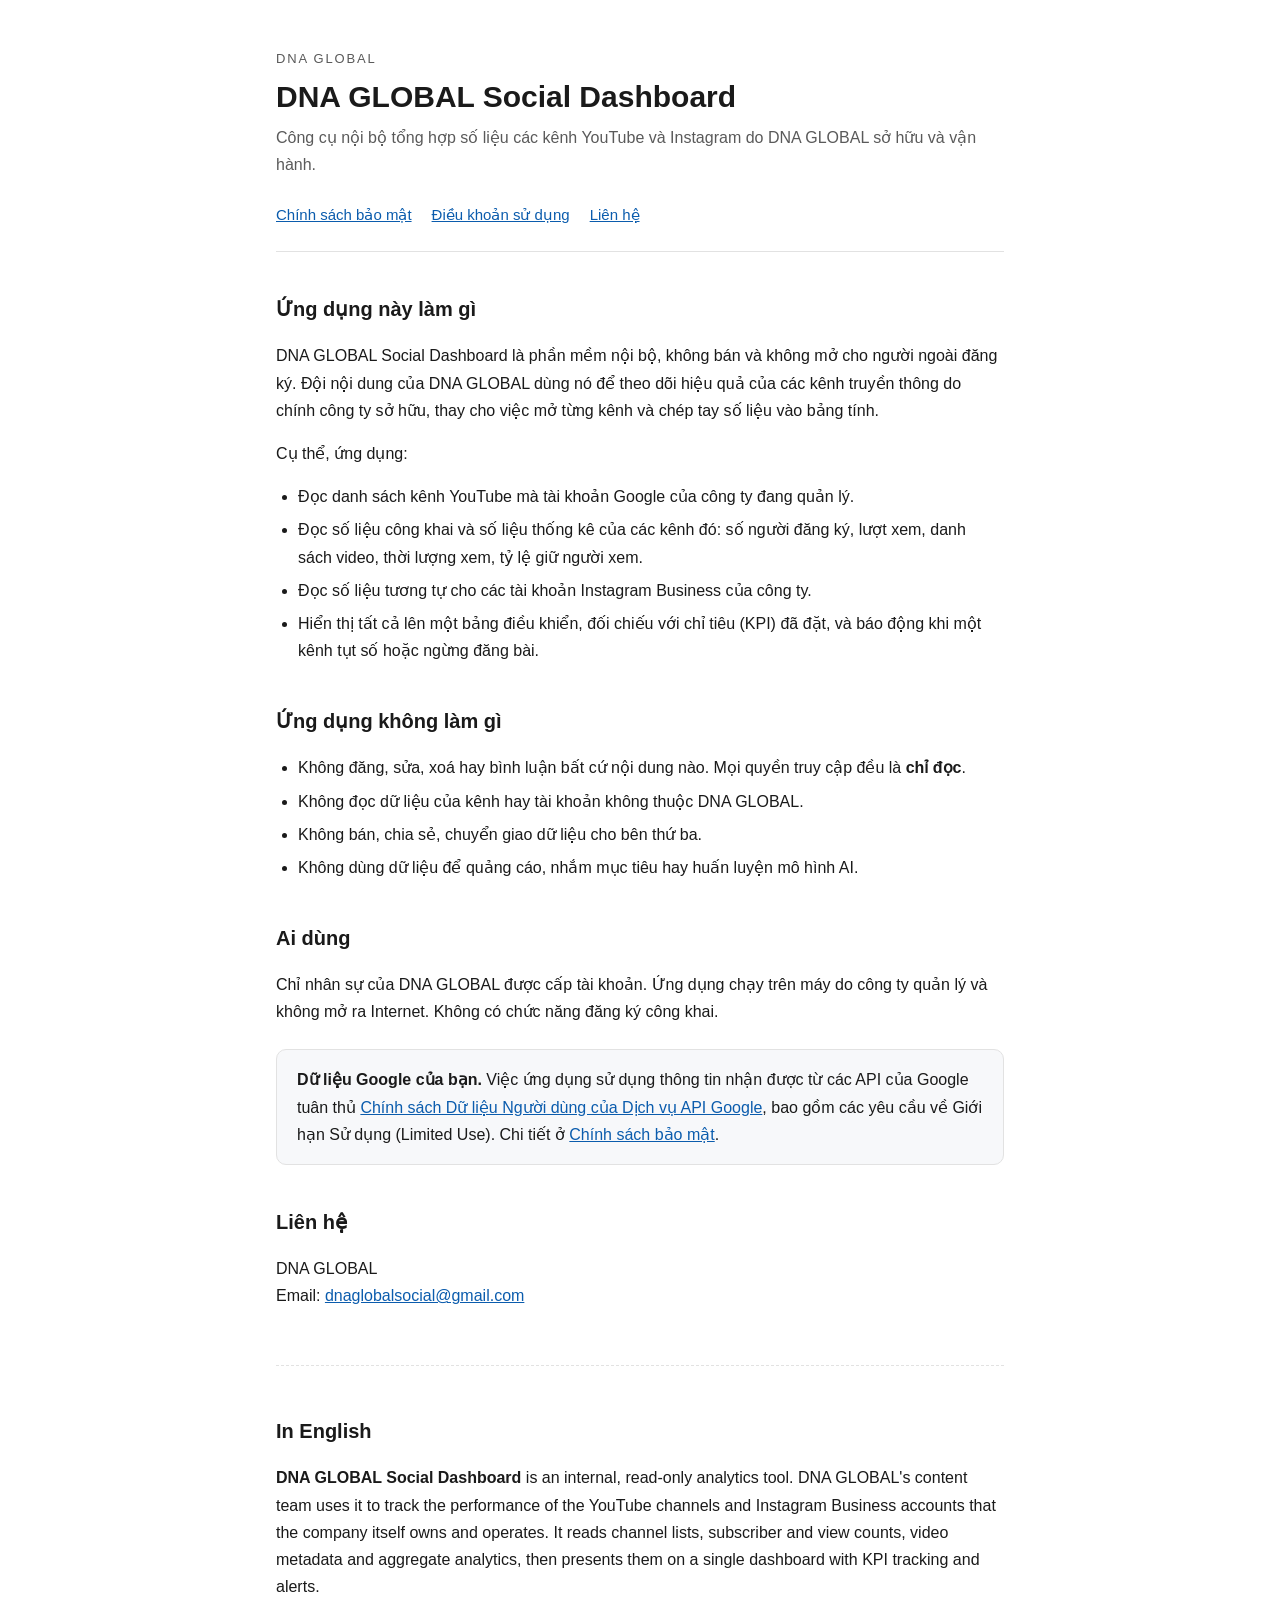
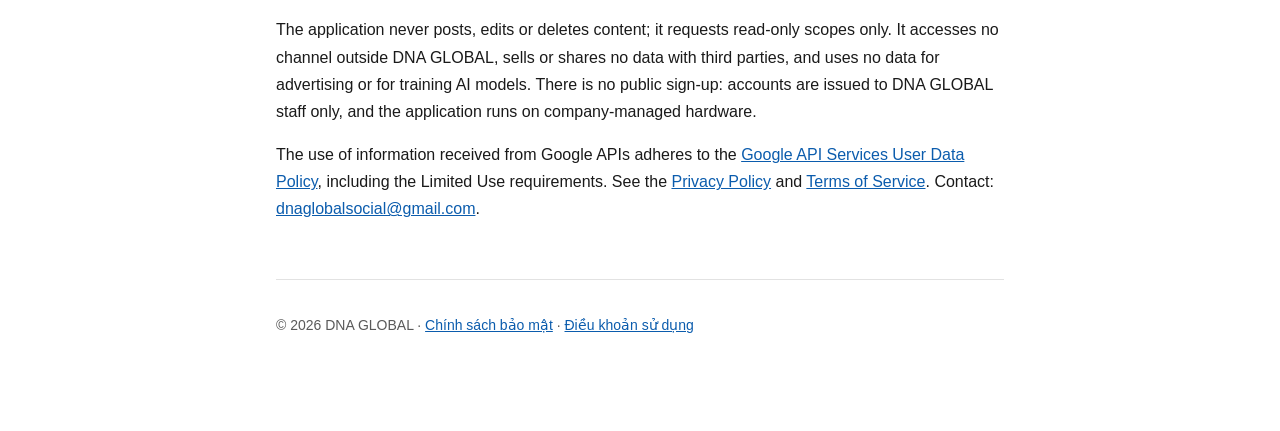
<file: index.html>
<!doctype html>
<html lang="vi">
<head>
<meta charset="utf-8">
<meta name="viewport" content="width=device-width, initial-scale=1">
<title>DNA GLOBAL Social Dashboard</title>
<meta name="description" content="Công cụ nội bộ của DNA GLOBAL dùng để tổng hợp số liệu các kênh YouTube và Instagram do công ty sở hữu.">
<link rel="stylesheet" href="style.css">
</head>
<body>
<div class="wrap">

<header>
  <p class="brand">DNA GLOBAL</p>
  <h1>DNA GLOBAL Social Dashboard</h1>
  <p class="lead">Công cụ nội bộ tổng hợp số liệu các kênh YouTube và Instagram do DNA GLOBAL sở hữu và vận hành.</p>
  <nav class="pages">
    <a href="privacy.html">Chính sách bảo mật</a>
    <a href="terms.html">Điều khoản sử dụng</a>
    <a href="mailto:dnaglobalsocial@gmail.com">Liên hệ</a>
  </nav>
</header>

<h2>Ứng dụng này làm gì</h2>
<p>
  DNA GLOBAL Social Dashboard là phần mềm nội bộ, không bán và không mở cho người
  ngoài đăng ký. Đội nội dung của DNA GLOBAL dùng nó để theo dõi hiệu quả của các
  kênh truyền thông do chính công ty sở hữu, thay cho việc mở từng kênh và chép tay
  số liệu vào bảng tính.
</p>
<p>Cụ thể, ứng dụng:</p>
<ul>
  <li>Đọc danh sách kênh YouTube mà tài khoản Google của công ty đang quản lý.</li>
  <li>Đọc số liệu công khai và số liệu thống kê của các kênh đó: số người đăng ký,
      lượt xem, danh sách video, thời lượng xem, tỷ lệ giữ người xem.</li>
  <li>Đọc số liệu tương tự cho các tài khoản Instagram Business của công ty.</li>
  <li>Hiển thị tất cả lên một bảng điều khiển, đối chiếu với chỉ tiêu (KPI) đã đặt,
      và báo động khi một kênh tụt số hoặc ngừng đăng bài.</li>
</ul>

<h2>Ứng dụng không làm gì</h2>
<ul>
  <li>Không đăng, sửa, xoá hay bình luận bất cứ nội dung nào. Mọi quyền truy cập
      đều là <strong>chỉ đọc</strong>.</li>
  <li>Không đọc dữ liệu của kênh hay tài khoản không thuộc DNA GLOBAL.</li>
  <li>Không bán, chia sẻ, chuyển giao dữ liệu cho bên thứ ba.</li>
  <li>Không dùng dữ liệu để quảng cáo, nhắm mục tiêu hay huấn luyện mô hình AI.</li>
</ul>

<h2>Ai dùng</h2>
<p>
  Chỉ nhân sự của DNA GLOBAL được cấp tài khoản. Ứng dụng chạy trên máy do công ty
  quản lý và không mở ra Internet. Không có chức năng đăng ký công khai.
</p>

<div class="card">
  <p>
    <strong>Dữ liệu Google của bạn.</strong> Việc ứng dụng sử dụng thông tin nhận
    được từ các API của Google tuân thủ
    <a href="https://developers.google.com/terms/api-services-user-data-policy" target="_blank" rel="noopener">Chính sách Dữ liệu Người dùng của Dịch vụ API Google</a>,
    bao gồm các yêu cầu về Giới hạn Sử dụng (Limited Use). Chi tiết ở
    <a href="privacy.html">Chính sách bảo mật</a>.
  </p>
</div>

<h2>Liên hệ</h2>
<p>
  DNA GLOBAL<br>
  Email: <a href="mailto:dnaglobalsocial@gmail.com">dnaglobalsocial@gmail.com</a>
</p>

<div class="en">
<h2>In English</h2>
<p>
  <strong>DNA GLOBAL Social Dashboard</strong> is an internal, read-only analytics
  tool. DNA GLOBAL's content team uses it to track the performance of the YouTube
  channels and Instagram Business accounts that the company itself owns and operates.
  It reads channel lists, subscriber and view counts, video metadata and aggregate
  analytics, then presents them on a single dashboard with KPI tracking and alerts.
</p>
<p>
  The application never posts, edits or deletes content; it requests read-only scopes
  only. It accesses no channel outside DNA GLOBAL, sells or shares no data with third
  parties, and uses no data for advertising or for training AI models. There is no
  public sign-up: accounts are issued to DNA GLOBAL staff only, and the application
  runs on company-managed hardware.
</p>
<p>
  The use of information received from Google APIs adheres to the
  <a href="https://developers.google.com/terms/api-services-user-data-policy" target="_blank" rel="noopener">Google API Services User Data Policy</a>,
  including the Limited Use requirements. See the
  <a href="privacy.html">Privacy Policy</a> and
  <a href="terms.html">Terms of Service</a>.
  Contact: <a href="mailto:dnaglobalsocial@gmail.com">dnaglobalsocial@gmail.com</a>.
</p>
</div>

<footer>
  <p>
    © 2026 DNA GLOBAL ·
    <a href="privacy.html">Chính sách bảo mật</a> ·
    <a href="terms.html">Điều khoản sử dụng</a>
  </p>
</footer>

</div>
</body>
</html>
</file>
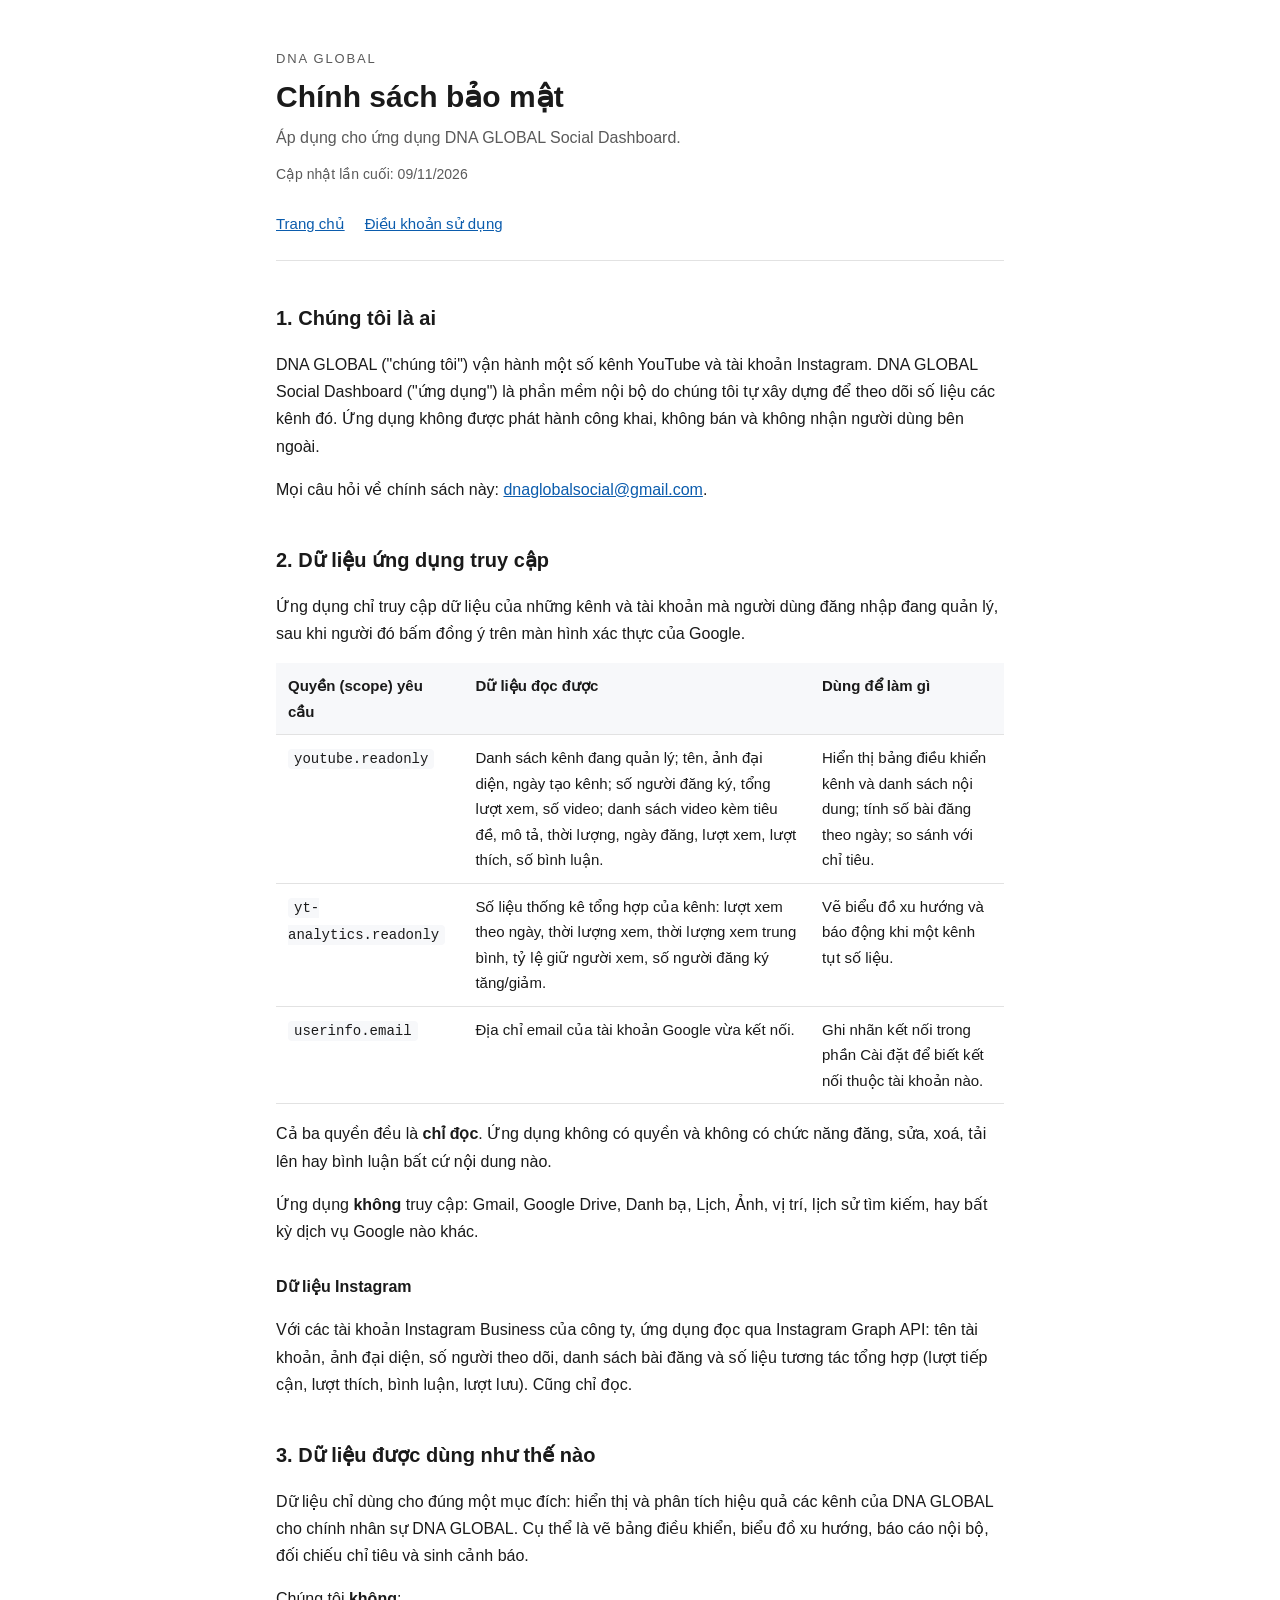
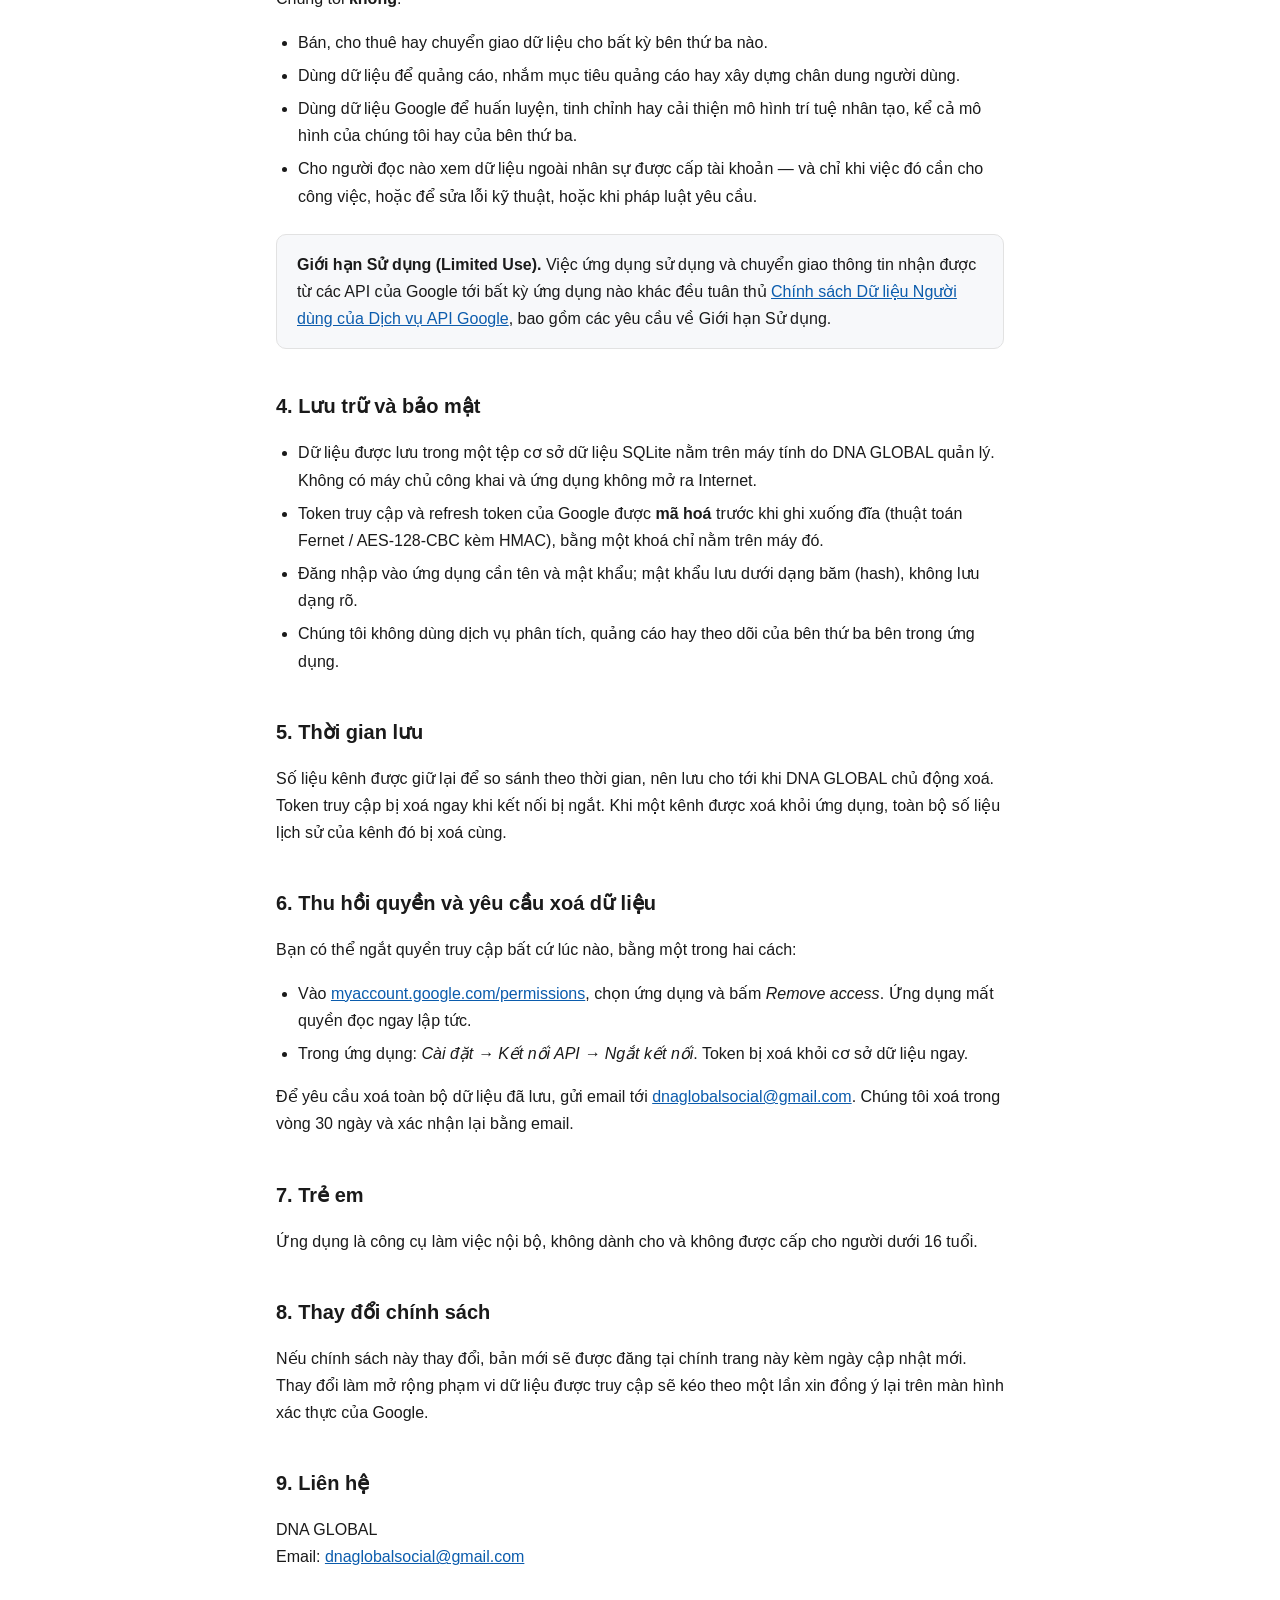
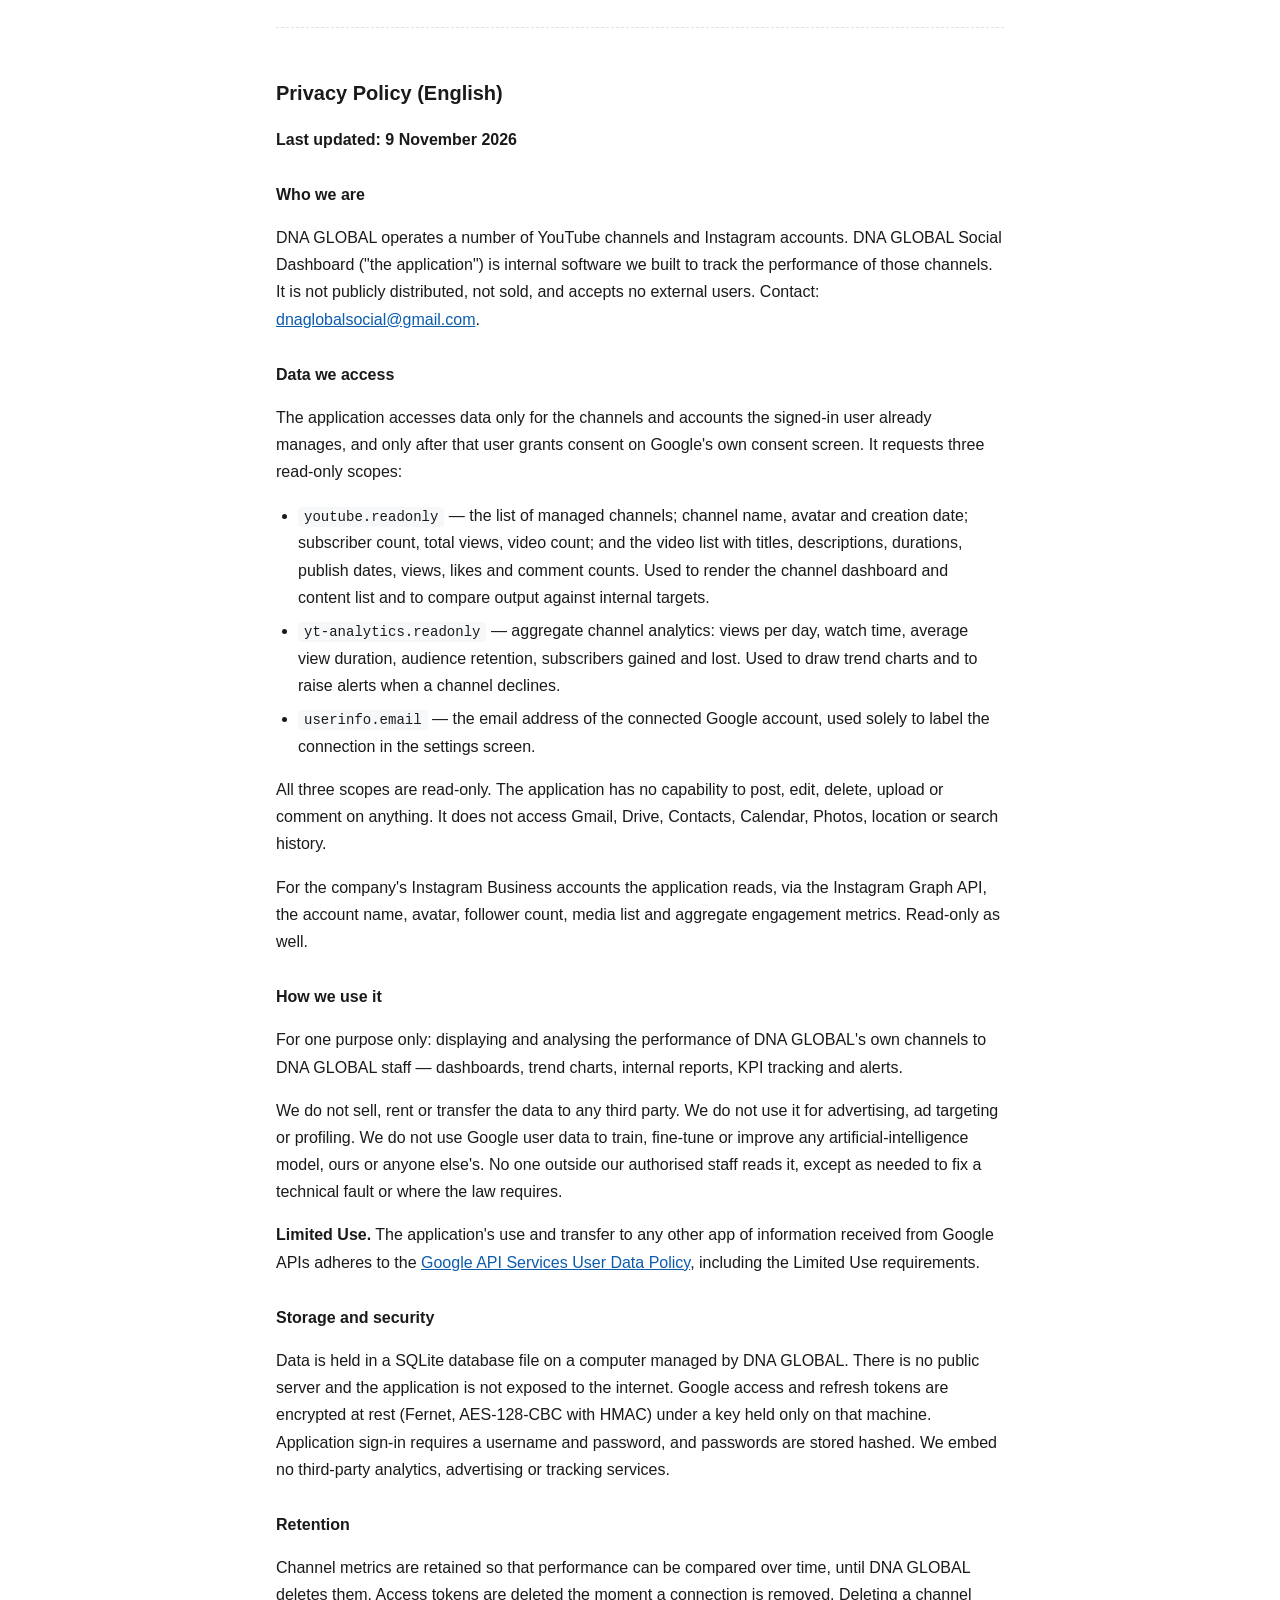
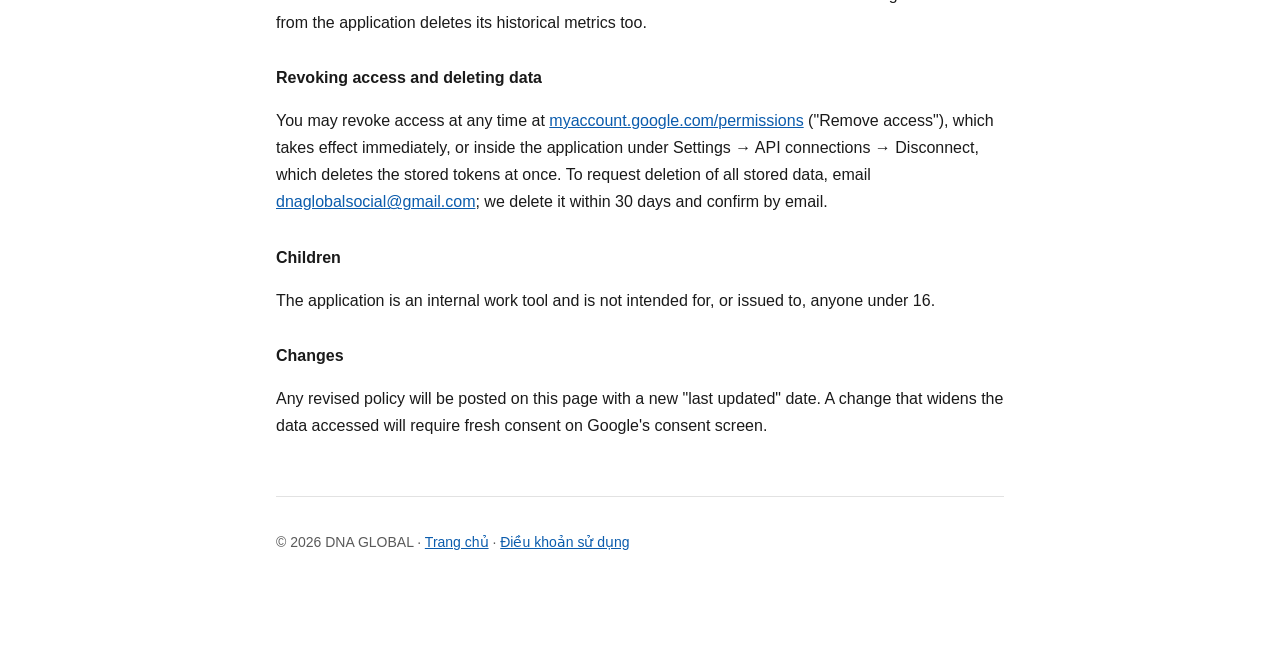
<file: privacy.html>
<!doctype html>
<html lang="vi">
<head>
<meta charset="utf-8">
<meta name="viewport" content="width=device-width, initial-scale=1">
<title>Chính sách bảo mật — DNA GLOBAL Social Dashboard</title>
<meta name="description" content="Chính sách bảo mật của DNA GLOBAL Social Dashboard: dữ liệu nào được truy cập, dùng để làm gì, lưu ở đâu và cách thu hồi quyền.">
<link rel="stylesheet" href="style.css">
</head>
<body>
<div class="wrap">

<header>
  <p class="brand">DNA GLOBAL</p>
  <h1>Chính sách bảo mật</h1>
  <p class="lead">Áp dụng cho ứng dụng DNA GLOBAL Social Dashboard.</p>
  <p class="updated">Cập nhật lần cuối: 09/11/2026</p>
  <nav class="pages">
    <a href="index.html">Trang chủ</a>
    <a href="terms.html">Điều khoản sử dụng</a>
  </nav>
</header>

<h2>1. Chúng tôi là ai</h2>
<p>
  DNA GLOBAL ("chúng tôi") vận hành một số kênh YouTube và tài khoản Instagram.
  DNA GLOBAL Social Dashboard ("ứng dụng") là phần mềm nội bộ do chúng tôi tự xây
  dựng để theo dõi số liệu các kênh đó. Ứng dụng không được phát hành công khai,
  không bán và không nhận người dùng bên ngoài.
</p>
<p>
  Mọi câu hỏi về chính sách này:
  <a href="mailto:dnaglobalsocial@gmail.com">dnaglobalsocial@gmail.com</a>.
</p>

<h2>2. Dữ liệu ứng dụng truy cập</h2>
<p>
  Ứng dụng chỉ truy cập dữ liệu của những kênh và tài khoản mà người dùng đăng nhập
  đang quản lý, sau khi người đó bấm đồng ý trên màn hình xác thực của Google.
</p>
<table>
  <tr>
    <th>Quyền (scope) yêu cầu</th>
    <th>Dữ liệu đọc được</th>
    <th>Dùng để làm gì</th>
  </tr>
  <tr>
    <td><code>youtube.readonly</code></td>
    <td>Danh sách kênh đang quản lý; tên, ảnh đại diện, ngày tạo kênh; số người đăng
        ký, tổng lượt xem, số video; danh sách video kèm tiêu đề, mô tả, thời lượng,
        ngày đăng, lượt xem, lượt thích, số bình luận.</td>
    <td>Hiển thị bảng điều khiển kênh và danh sách nội dung; tính số bài đăng theo
        ngày; so sánh với chỉ tiêu.</td>
  </tr>
  <tr>
    <td><code>yt-analytics.readonly</code></td>
    <td>Số liệu thống kê tổng hợp của kênh: lượt xem theo ngày, thời lượng xem, thời
        lượng xem trung bình, tỷ lệ giữ người xem, số người đăng ký tăng/giảm.</td>
    <td>Vẽ biểu đồ xu hướng và báo động khi một kênh tụt số liệu.</td>
  </tr>
  <tr>
    <td><code>userinfo.email</code></td>
    <td>Địa chỉ email của tài khoản Google vừa kết nối.</td>
    <td>Ghi nhãn kết nối trong phần Cài đặt để biết kết nối thuộc tài khoản nào.</td>
  </tr>
</table>
<p>
  Cả ba quyền đều là <strong>chỉ đọc</strong>. Ứng dụng không có quyền và không có
  chức năng đăng, sửa, xoá, tải lên hay bình luận bất cứ nội dung nào.
</p>
<p>
  Ứng dụng <strong>không</strong> truy cập: Gmail, Google Drive, Danh bạ, Lịch,
  Ảnh, vị trí, lịch sử tìm kiếm, hay bất kỳ dịch vụ Google nào khác.
</p>

<h3>Dữ liệu Instagram</h3>
<p>
  Với các tài khoản Instagram Business của công ty, ứng dụng đọc qua Instagram Graph
  API: tên tài khoản, ảnh đại diện, số người theo dõi, danh sách bài đăng và số liệu
  tương tác tổng hợp (lượt tiếp cận, lượt thích, bình luận, lượt lưu). Cũng chỉ đọc.
</p>

<h2>3. Dữ liệu được dùng như thế nào</h2>
<p>Dữ liệu chỉ dùng cho đúng một mục đích: hiển thị và phân tích hiệu quả các kênh của DNA GLOBAL cho chính nhân sự DNA GLOBAL. Cụ thể là vẽ bảng điều khiển, biểu đồ xu hướng, báo cáo nội bộ, đối chiếu chỉ tiêu và sinh cảnh báo.</p>
<p>Chúng tôi <strong>không</strong>:</p>
<ul>
  <li>Bán, cho thuê hay chuyển giao dữ liệu cho bất kỳ bên thứ ba nào.</li>
  <li>Dùng dữ liệu để quảng cáo, nhắm mục tiêu quảng cáo hay xây dựng chân dung
      người dùng.</li>
  <li>Dùng dữ liệu Google để huấn luyện, tinh chỉnh hay cải thiện mô hình trí tuệ
      nhân tạo, kể cả mô hình của chúng tôi hay của bên thứ ba.</li>
  <li>Cho người đọc nào xem dữ liệu ngoài nhân sự được cấp tài khoản — và chỉ khi
      việc đó cần cho công việc, hoặc để sửa lỗi kỹ thuật, hoặc khi pháp luật yêu cầu.</li>
</ul>

<div class="card">
  <p>
    <strong>Giới hạn Sử dụng (Limited Use).</strong> Việc ứng dụng sử dụng và chuyển
    giao thông tin nhận được từ các API của Google tới bất kỳ ứng dụng nào khác đều
    tuân thủ
    <a href="https://developers.google.com/terms/api-services-user-data-policy" target="_blank" rel="noopener">Chính sách Dữ liệu Người dùng của Dịch vụ API Google</a>,
    bao gồm các yêu cầu về Giới hạn Sử dụng.
  </p>
</div>

<h2>4. Lưu trữ và bảo mật</h2>
<ul>
  <li>Dữ liệu được lưu trong một tệp cơ sở dữ liệu SQLite nằm trên máy tính do
      DNA GLOBAL quản lý. Không có máy chủ công khai và ứng dụng không mở ra Internet.</li>
  <li>Token truy cập và refresh token của Google được <strong>mã hoá</strong> trước
      khi ghi xuống đĩa (thuật toán Fernet / AES-128-CBC kèm HMAC), bằng một khoá
      chỉ nằm trên máy đó.</li>
  <li>Đăng nhập vào ứng dụng cần tên và mật khẩu; mật khẩu lưu dưới dạng băm
      (hash), không lưu dạng rõ.</li>
  <li>Chúng tôi không dùng dịch vụ phân tích, quảng cáo hay theo dõi của bên thứ ba
      bên trong ứng dụng.</li>
</ul>

<h2>5. Thời gian lưu</h2>
<p>
  Số liệu kênh được giữ lại để so sánh theo thời gian, nên lưu cho tới khi DNA GLOBAL
  chủ động xoá. Token truy cập bị xoá ngay khi kết nối bị ngắt. Khi một kênh được xoá
  khỏi ứng dụng, toàn bộ số liệu lịch sử của kênh đó bị xoá cùng.
</p>

<h2>6. Thu hồi quyền và yêu cầu xoá dữ liệu</h2>
<p>Bạn có thể ngắt quyền truy cập bất cứ lúc nào, bằng một trong hai cách:</p>
<ul>
  <li>Vào <a href="https://myaccount.google.com/permissions" target="_blank" rel="noopener">myaccount.google.com/permissions</a>,
      chọn ứng dụng và bấm <em>Remove access</em>. Ứng dụng mất quyền đọc ngay lập tức.</li>
  <li>Trong ứng dụng: <em>Cài đặt → Kết nối API → Ngắt kết nối</em>. Token bị xoá
      khỏi cơ sở dữ liệu ngay.</li>
</ul>
<p>
  Để yêu cầu xoá toàn bộ dữ liệu đã lưu, gửi email tới
  <a href="mailto:dnaglobalsocial@gmail.com">dnaglobalsocial@gmail.com</a>.
  Chúng tôi xoá trong vòng 30 ngày và xác nhận lại bằng email.
</p>

<h2>7. Trẻ em</h2>
<p>
  Ứng dụng là công cụ làm việc nội bộ, không dành cho và không được cấp cho người
  dưới 16 tuổi.
</p>

<h2>8. Thay đổi chính sách</h2>
<p>
  Nếu chính sách này thay đổi, bản mới sẽ được đăng tại chính trang này kèm ngày cập
  nhật mới. Thay đổi làm mở rộng phạm vi dữ liệu được truy cập sẽ kéo theo một lần
  xin đồng ý lại trên màn hình xác thực của Google.
</p>

<h2>9. Liên hệ</h2>
<p>
  DNA GLOBAL<br>
  Email: <a href="mailto:dnaglobalsocial@gmail.com">dnaglobalsocial@gmail.com</a>
</p>

<div class="en">
<h2>Privacy Policy (English)</h2>
<p><strong>Last updated: 9 November 2026</strong></p>

<h3>Who we are</h3>
<p>
  DNA GLOBAL operates a number of YouTube channels and Instagram accounts.
  DNA GLOBAL Social Dashboard ("the application") is internal software we built to
  track the performance of those channels. It is not publicly distributed, not sold,
  and accepts no external users. Contact:
  <a href="mailto:dnaglobalsocial@gmail.com">dnaglobalsocial@gmail.com</a>.
</p>

<h3>Data we access</h3>
<p>
  The application accesses data only for the channels and accounts the signed-in user
  already manages, and only after that user grants consent on Google's own consent
  screen. It requests three read-only scopes:
</p>
<ul>
  <li><code>youtube.readonly</code> — the list of managed channels; channel name,
      avatar and creation date; subscriber count, total views, video count; and the
      video list with titles, descriptions, durations, publish dates, views, likes and
      comment counts. Used to render the channel dashboard and content list and to
      compare output against internal targets.</li>
  <li><code>yt-analytics.readonly</code> — aggregate channel analytics: views per day,
      watch time, average view duration, audience retention, subscribers gained and
      lost. Used to draw trend charts and to raise alerts when a channel declines.</li>
  <li><code>userinfo.email</code> — the email address of the connected Google account,
      used solely to label the connection in the settings screen.</li>
</ul>
<p>
  All three scopes are read-only. The application has no capability to post, edit,
  delete, upload or comment on anything. It does not access Gmail, Drive, Contacts,
  Calendar, Photos, location or search history.
</p>
<p>
  For the company's Instagram Business accounts the application reads, via the
  Instagram Graph API, the account name, avatar, follower count, media list and
  aggregate engagement metrics. Read-only as well.
</p>

<h3>How we use it</h3>
<p>
  For one purpose only: displaying and analysing the performance of DNA GLOBAL's own
  channels to DNA GLOBAL staff — dashboards, trend charts, internal reports, KPI
  tracking and alerts.
</p>
<p>
  We do not sell, rent or transfer the data to any third party. We do not use it for
  advertising, ad targeting or profiling. We do not use Google user data to train,
  fine-tune or improve any artificial-intelligence model, ours or anyone else's.
  No one outside our authorised staff reads it, except as needed to fix a technical
  fault or where the law requires.
</p>
<p>
  <strong>Limited Use.</strong> The application's use and transfer to any other app of
  information received from Google APIs adheres to the
  <a href="https://developers.google.com/terms/api-services-user-data-policy" target="_blank" rel="noopener">Google API Services User Data Policy</a>,
  including the Limited Use requirements.
</p>

<h3>Storage and security</h3>
<p>
  Data is held in a SQLite database file on a computer managed by DNA GLOBAL. There is
  no public server and the application is not exposed to the internet. Google access
  and refresh tokens are encrypted at rest (Fernet, AES-128-CBC with HMAC) under a key
  held only on that machine. Application sign-in requires a username and password, and
  passwords are stored hashed. We embed no third-party analytics, advertising or
  tracking services.
</p>

<h3>Retention</h3>
<p>
  Channel metrics are retained so that performance can be compared over time, until
  DNA GLOBAL deletes them. Access tokens are deleted the moment a connection is
  removed. Deleting a channel from the application deletes its historical metrics too.
</p>

<h3>Revoking access and deleting data</h3>
<p>
  You may revoke access at any time at
  <a href="https://myaccount.google.com/permissions" target="_blank" rel="noopener">myaccount.google.com/permissions</a>
  ("Remove access"), which takes effect immediately, or inside the application under
  Settings → API connections → Disconnect, which deletes the stored tokens at once.
  To request deletion of all stored data, email
  <a href="mailto:dnaglobalsocial@gmail.com">dnaglobalsocial@gmail.com</a>; we delete
  it within 30 days and confirm by email.
</p>

<h3>Children</h3>
<p>The application is an internal work tool and is not intended for, or issued to, anyone under 16.</p>

<h3>Changes</h3>
<p>
  Any revised policy will be posted on this page with a new "last updated" date. A
  change that widens the data accessed will require fresh consent on Google's consent
  screen.
</p>
</div>

<footer>
  <p>
    © 2026 DNA GLOBAL ·
    <a href="index.html">Trang chủ</a> ·
    <a href="terms.html">Điều khoản sử dụng</a>
  </p>
</footer>

</div>
</body>
</html>
</file>
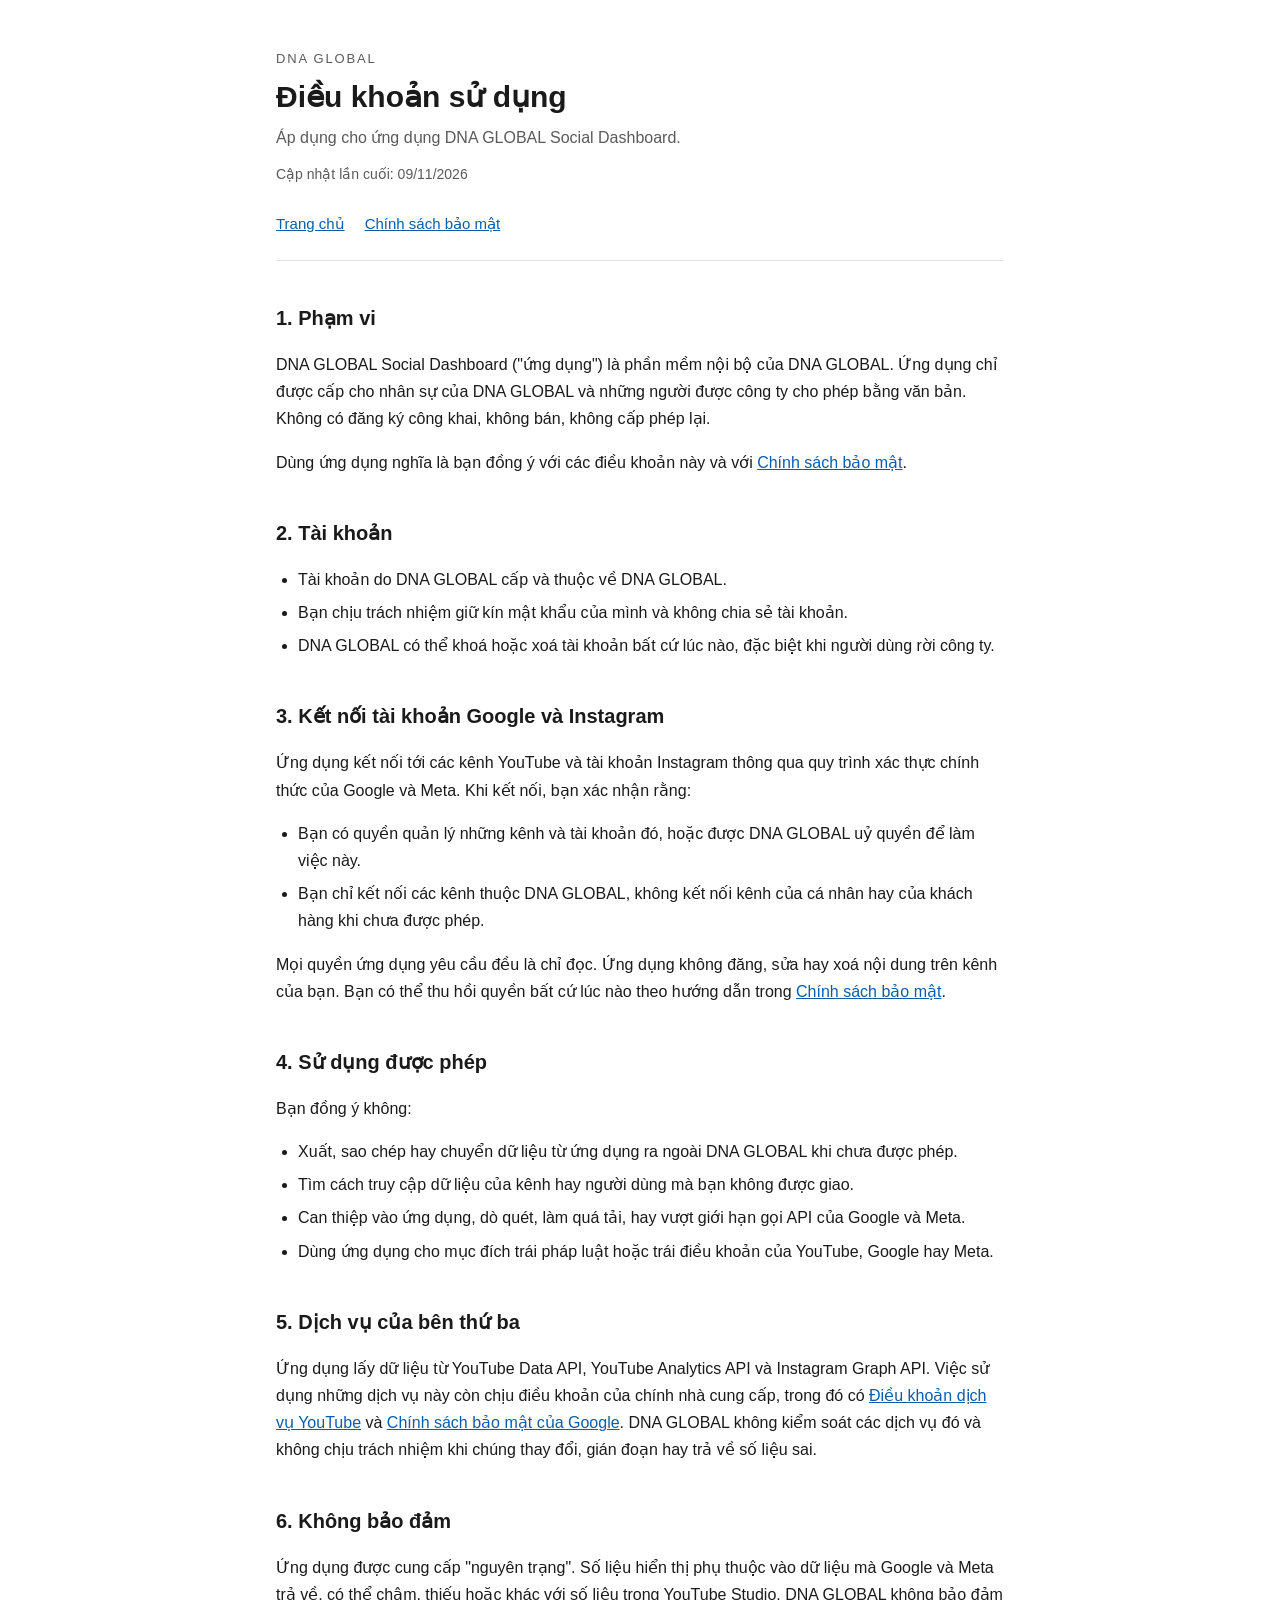
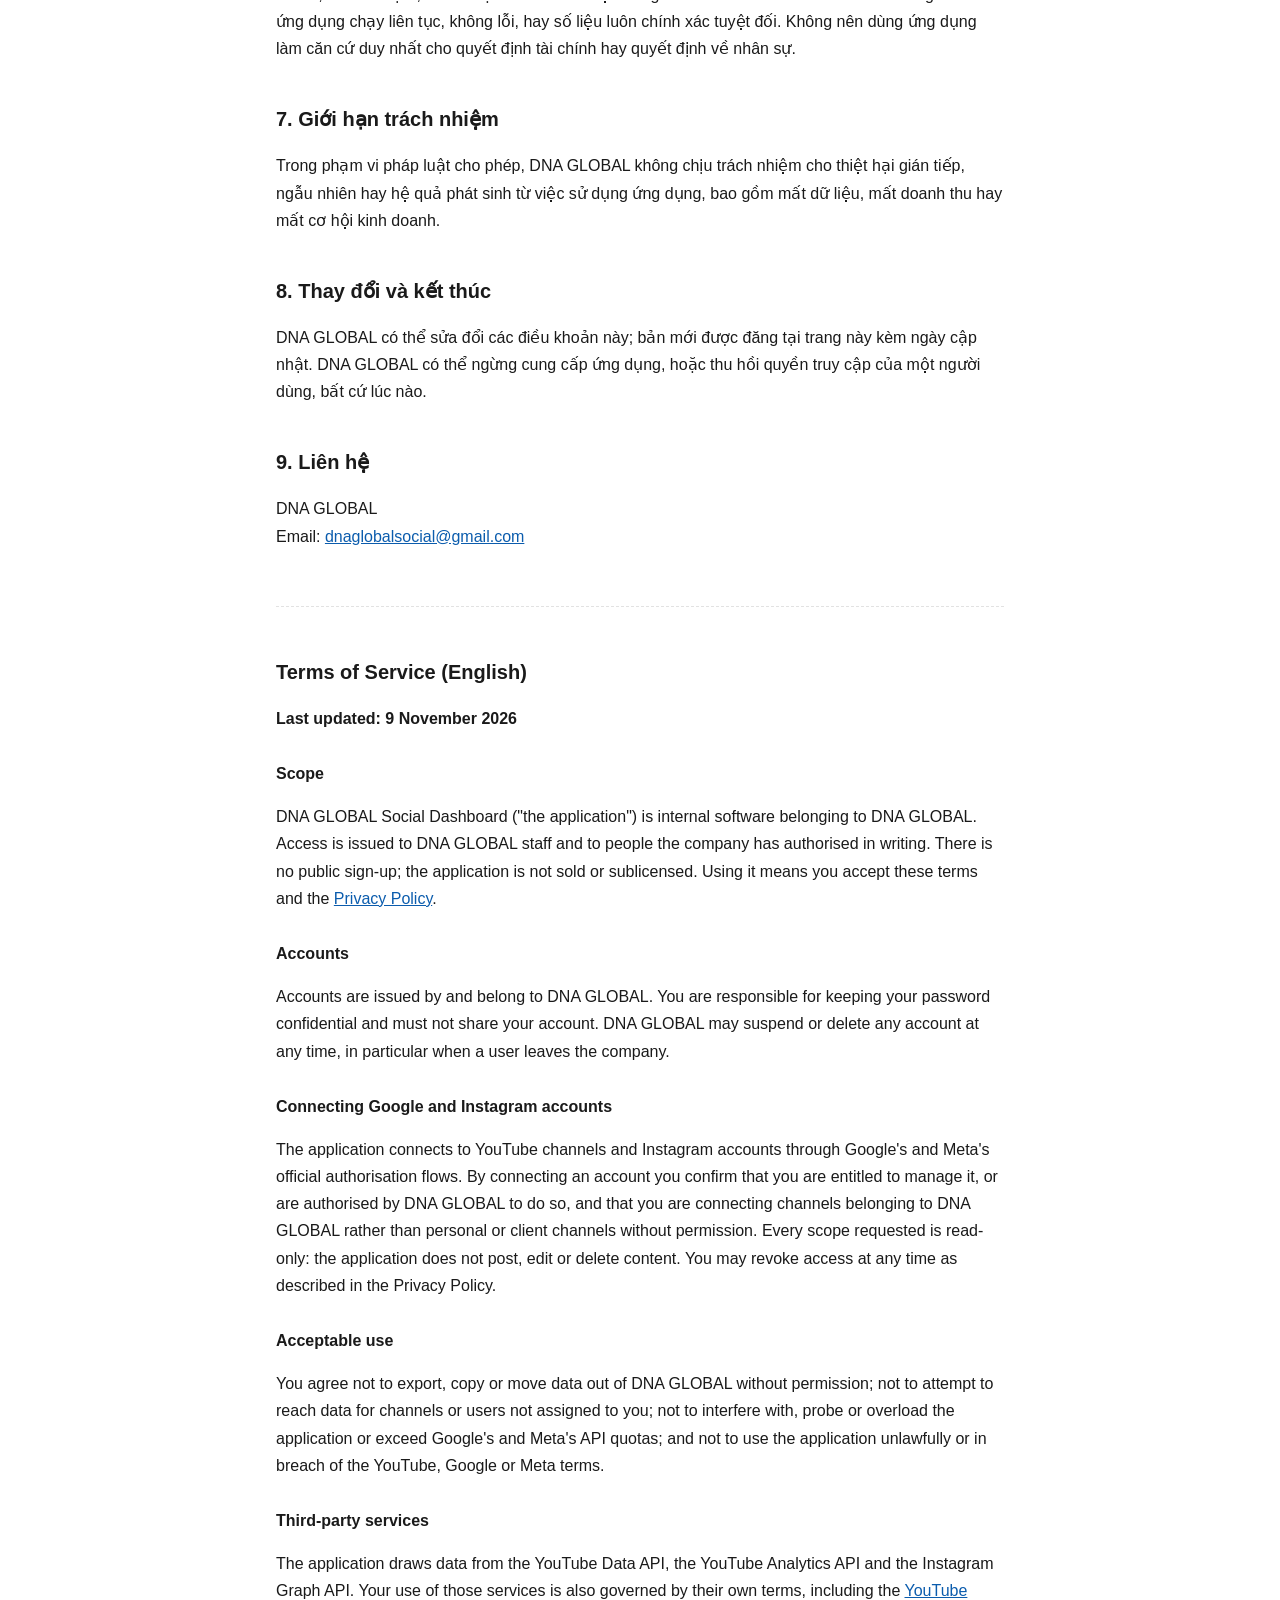
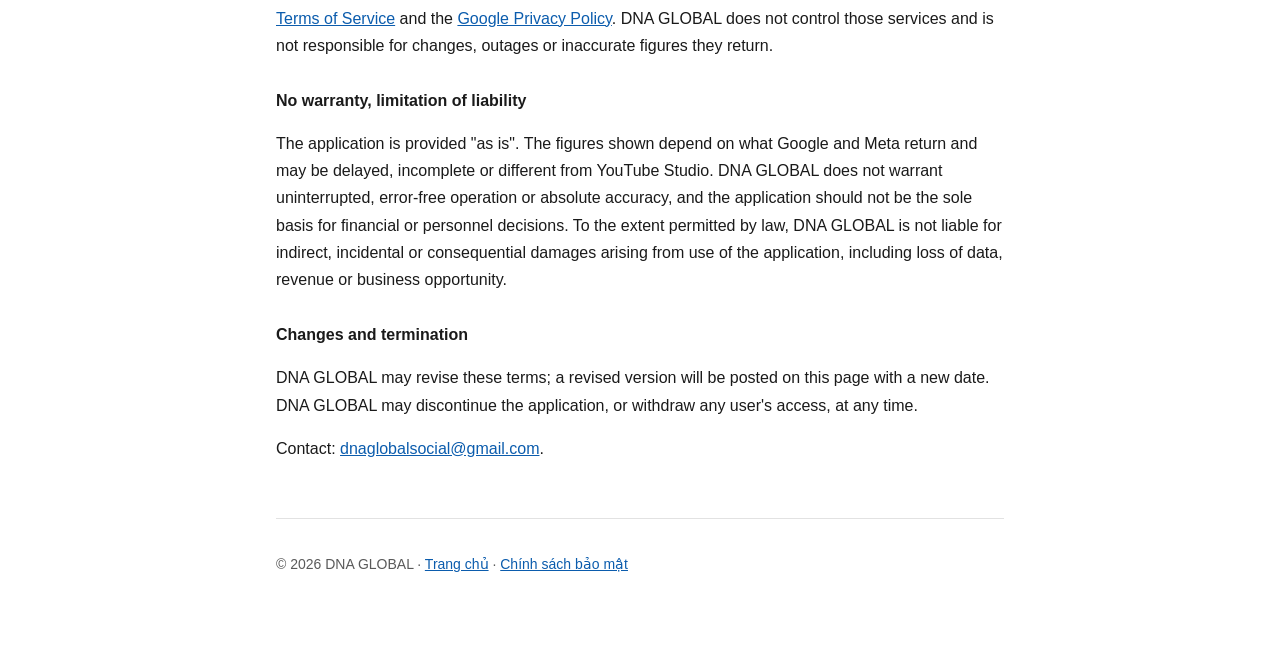
<file: terms.html>
<!doctype html>
<html lang="vi">
<head>
<meta charset="utf-8">
<meta name="viewport" content="width=device-width, initial-scale=1">
<title>Điều khoản sử dụng — DNA GLOBAL Social Dashboard</title>
<meta name="description" content="Điều khoản sử dụng ứng dụng nội bộ DNA GLOBAL Social Dashboard.">
<link rel="stylesheet" href="style.css">
</head>
<body>
<div class="wrap">

<header>
  <p class="brand">DNA GLOBAL</p>
  <h1>Điều khoản sử dụng</h1>
  <p class="lead">Áp dụng cho ứng dụng DNA GLOBAL Social Dashboard.</p>
  <p class="updated">Cập nhật lần cuối: 09/11/2026</p>
  <nav class="pages">
    <a href="index.html">Trang chủ</a>
    <a href="privacy.html">Chính sách bảo mật</a>
  </nav>
</header>

<h2>1. Phạm vi</h2>
<p>
  DNA GLOBAL Social Dashboard ("ứng dụng") là phần mềm nội bộ của DNA GLOBAL. Ứng
  dụng chỉ được cấp cho nhân sự của DNA GLOBAL và những người được công ty cho phép
  bằng văn bản. Không có đăng ký công khai, không bán, không cấp phép lại.
</p>
<p>
  Dùng ứng dụng nghĩa là bạn đồng ý với các điều khoản này và với
  <a href="privacy.html">Chính sách bảo mật</a>.
</p>

<h2>2. Tài khoản</h2>
<ul>
  <li>Tài khoản do DNA GLOBAL cấp và thuộc về DNA GLOBAL.</li>
  <li>Bạn chịu trách nhiệm giữ kín mật khẩu của mình và không chia sẻ tài khoản.</li>
  <li>DNA GLOBAL có thể khoá hoặc xoá tài khoản bất cứ lúc nào, đặc biệt khi người
      dùng rời công ty.</li>
</ul>

<h2>3. Kết nối tài khoản Google và Instagram</h2>
<p>
  Ứng dụng kết nối tới các kênh YouTube và tài khoản Instagram thông qua quy trình
  xác thực chính thức của Google và Meta. Khi kết nối, bạn xác nhận rằng:
</p>
<ul>
  <li>Bạn có quyền quản lý những kênh và tài khoản đó, hoặc được DNA GLOBAL uỷ quyền
      để làm việc này.</li>
  <li>Bạn chỉ kết nối các kênh thuộc DNA GLOBAL, không kết nối kênh của cá nhân hay
      của khách hàng khi chưa được phép.</li>
</ul>
<p>
  Mọi quyền ứng dụng yêu cầu đều là chỉ đọc. Ứng dụng không đăng, sửa hay xoá nội
  dung trên kênh của bạn. Bạn có thể thu hồi quyền bất cứ lúc nào theo hướng dẫn
  trong <a href="privacy.html">Chính sách bảo mật</a>.
</p>

<h2>4. Sử dụng được phép</h2>
<p>Bạn đồng ý không:</p>
<ul>
  <li>Xuất, sao chép hay chuyển dữ liệu từ ứng dụng ra ngoài DNA GLOBAL khi chưa
      được phép.</li>
  <li>Tìm cách truy cập dữ liệu của kênh hay người dùng mà bạn không được giao.</li>
  <li>Can thiệp vào ứng dụng, dò quét, làm quá tải, hay vượt giới hạn gọi API của
      Google và Meta.</li>
  <li>Dùng ứng dụng cho mục đích trái pháp luật hoặc trái điều khoản của YouTube,
      Google hay Meta.</li>
</ul>

<h2>5. Dịch vụ của bên thứ ba</h2>
<p>
  Ứng dụng lấy dữ liệu từ YouTube Data API, YouTube Analytics API và Instagram Graph
  API. Việc sử dụng những dịch vụ này còn chịu điều khoản của chính nhà cung cấp,
  trong đó có
  <a href="https://www.youtube.com/t/terms" target="_blank" rel="noopener">Điều khoản dịch vụ YouTube</a>
  và
  <a href="https://policies.google.com/privacy" target="_blank" rel="noopener">Chính sách bảo mật của Google</a>.
  DNA GLOBAL không kiểm soát các dịch vụ đó và không chịu trách nhiệm khi chúng thay
  đổi, gián đoạn hay trả về số liệu sai.
</p>

<h2>6. Không bảo đảm</h2>
<p>
  Ứng dụng được cung cấp "nguyên trạng". Số liệu hiển thị phụ thuộc vào dữ liệu mà
  Google và Meta trả về, có thể chậm, thiếu hoặc khác với số liệu trong YouTube Studio.
  DNA GLOBAL không bảo đảm ứng dụng chạy liên tục, không lỗi, hay số liệu luôn chính
  xác tuyệt đối. Không nên dùng ứng dụng làm căn cứ duy nhất cho quyết định tài chính
  hay quyết định về nhân sự.
</p>

<h2>7. Giới hạn trách nhiệm</h2>
<p>
  Trong phạm vi pháp luật cho phép, DNA GLOBAL không chịu trách nhiệm cho thiệt hại
  gián tiếp, ngẫu nhiên hay hệ quả phát sinh từ việc sử dụng ứng dụng, bao gồm mất
  dữ liệu, mất doanh thu hay mất cơ hội kinh doanh.
</p>

<h2>8. Thay đổi và kết thúc</h2>
<p>
  DNA GLOBAL có thể sửa đổi các điều khoản này; bản mới được đăng tại trang này kèm
  ngày cập nhật. DNA GLOBAL có thể ngừng cung cấp ứng dụng, hoặc thu hồi quyền truy
  cập của một người dùng, bất cứ lúc nào.
</p>

<h2>9. Liên hệ</h2>
<p>
  DNA GLOBAL<br>
  Email: <a href="mailto:dnaglobalsocial@gmail.com">dnaglobalsocial@gmail.com</a>
</p>

<div class="en">
<h2>Terms of Service (English)</h2>
<p><strong>Last updated: 9 November 2026</strong></p>

<h3>Scope</h3>
<p>
  DNA GLOBAL Social Dashboard ("the application") is internal software belonging to
  DNA GLOBAL. Access is issued to DNA GLOBAL staff and to people the company has
  authorised in writing. There is no public sign-up; the application is not sold or
  sublicensed. Using it means you accept these terms and the
  <a href="privacy.html">Privacy Policy</a>.
</p>

<h3>Accounts</h3>
<p>
  Accounts are issued by and belong to DNA GLOBAL. You are responsible for keeping
  your password confidential and must not share your account. DNA GLOBAL may suspend
  or delete any account at any time, in particular when a user leaves the company.
</p>

<h3>Connecting Google and Instagram accounts</h3>
<p>
  The application connects to YouTube channels and Instagram accounts through Google's
  and Meta's official authorisation flows. By connecting an account you confirm that
  you are entitled to manage it, or are authorised by DNA GLOBAL to do so, and that you
  are connecting channels belonging to DNA GLOBAL rather than personal or client
  channels without permission. Every scope requested is read-only: the application does
  not post, edit or delete content. You may revoke access at any time as described in
  the Privacy Policy.
</p>

<h3>Acceptable use</h3>
<p>
  You agree not to export, copy or move data out of DNA GLOBAL without permission; not
  to attempt to reach data for channels or users not assigned to you; not to interfere
  with, probe or overload the application or exceed Google's and Meta's API quotas; and
  not to use the application unlawfully or in breach of the YouTube, Google or Meta
  terms.
</p>

<h3>Third-party services</h3>
<p>
  The application draws data from the YouTube Data API, the YouTube Analytics API and
  the Instagram Graph API. Your use of those services is also governed by their own
  terms, including the
  <a href="https://www.youtube.com/t/terms" target="_blank" rel="noopener">YouTube Terms of Service</a>
  and the
  <a href="https://policies.google.com/privacy" target="_blank" rel="noopener">Google Privacy Policy</a>.
  DNA GLOBAL does not control those services and is not responsible for changes,
  outages or inaccurate figures they return.
</p>

<h3>No warranty, limitation of liability</h3>
<p>
  The application is provided "as is". The figures shown depend on what Google and Meta
  return and may be delayed, incomplete or different from YouTube Studio. DNA GLOBAL
  does not warrant uninterrupted, error-free operation or absolute accuracy, and the
  application should not be the sole basis for financial or personnel decisions. To the
  extent permitted by law, DNA GLOBAL is not liable for indirect, incidental or
  consequential damages arising from use of the application, including loss of data,
  revenue or business opportunity.
</p>

<h3>Changes and termination</h3>
<p>
  DNA GLOBAL may revise these terms; a revised version will be posted on this page with
  a new date. DNA GLOBAL may discontinue the application, or withdraw any user's
  access, at any time.
</p>
<p>Contact: <a href="mailto:dnaglobalsocial@gmail.com">dnaglobalsocial@gmail.com</a>.</p>
</div>

<footer>
  <p>
    © 2026 DNA GLOBAL ·
    <a href="index.html">Trang chủ</a> ·
    <a href="privacy.html">Chính sách bảo mật</a>
  </p>
</footer>

</div>
</body>
</html>
</file>
<file: style.css>
:root {
  --bg: #ffffff;
  --fg: #1a1a1a;
  --muted: #5a5a5a;
  --line: #e2e2e2;
  --accent: #0b5cad;
  --card: #f7f8fa;
}
@media (prefers-color-scheme: dark) {
  :root {
    --bg: #14161a;
    --fg: #e8e8e8;
    --muted: #a0a4ab;
    --line: #2c3036;
    --accent: #6fb2f2;
    --card: #1b1e23;
  }
}
* { box-sizing: border-box; }
body {
  margin: 0;
  background: var(--bg);
  color: var(--fg);
  font: 16px/1.7 -apple-system, "Segoe UI", Roboto, "Helvetica Neue", Arial, sans-serif;
  -webkit-text-size-adjust: 100%;
}
.wrap { max-width: 760px; margin: 0 auto; padding: 48px 16px 80px; }
header { border-bottom: 1px solid var(--line); padding-bottom: 24px; margin-bottom: 32px; }
.brand { font-size: 13px; letter-spacing: .14em; text-transform: uppercase; color: var(--muted); margin: 0 0 8px; }
h1 { font-size: 30px; line-height: 1.25; margin: 0 0 8px; }
h2 { font-size: 20px; margin: 40px 0 12px; }
h3 { font-size: 16px; margin: 28px 0 8px; }
.lead { color: var(--muted); margin: 0; }
.updated { font-size: 14px; color: var(--muted); margin-top: 12px; }
a { color: var(--accent); }
ul { padding-left: 22px; }
li { margin: 6px 0; }
table { width: 100%; border-collapse: collapse; margin: 16px 0; font-size: 15px; }
th, td { text-align: left; padding: 10px 12px; border-bottom: 1px solid var(--line); vertical-align: top; }
th { background: var(--card); font-weight: 600; }
.card { background: var(--card); border: 1px solid var(--line); border-radius: 10px; padding: 16px 20px; margin: 24px 0; }
.card p:first-child { margin-top: 0; }
.card p:last-child { margin-bottom: 0; }
nav.pages { margin-top: 24px; display: flex; flex-wrap: wrap; gap: 10px 20px; font-size: 15px; }
footer { border-top: 1px solid var(--line); margin-top: 56px; padding-top: 20px; font-size: 14px; color: var(--muted); }
.en { border-top: 1px dashed var(--line); margin-top: 56px; padding-top: 8px; }
code { background: var(--card); padding: 2px 6px; border-radius: 4px; font-size: 14px; }
@media (max-width: 520px) {
  .wrap { padding-top: 32px; }
  h1 { font-size: 25px; }
  table { font-size: 14px; }
  th, td { padding: 8px 9px; }
}
</file>
